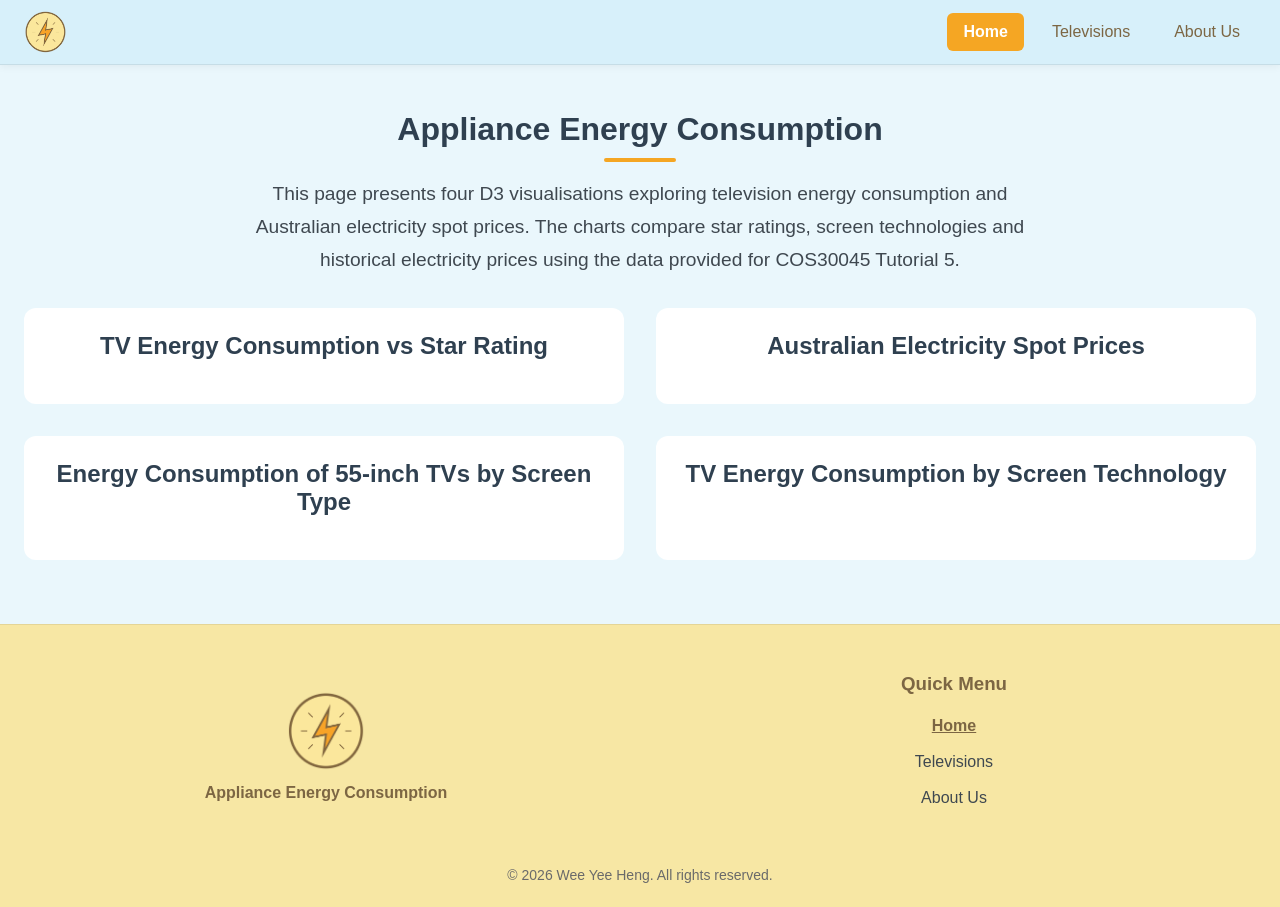
<file: index.html>
<!DOCTYPE html>
<html lang="en">
<head>
  <meta charset="utf-8">
  <meta name="viewport" content="width=device-width, initial-scale=1.0">
  <meta name="description" content="Appliance Energy Consumption Website for COS30045 Tutorial 5">
  <meta name="keywords" content="COS30045, Tutorial 5, Index, Appliance Energy Consumption Website">
  <meta name="author" content="Wee Yee Heng">
  <link rel="stylesheet" href="style.css">
  <link rel="icon" type="image/x-icon" href="images/favicon.ico">
  <script type="text/javascript" src="js/script.js"></script>
  <title>Appliance Energy Consumption</title>
</head>
<body>
  <!-- Header / Navbar -->
  <header class="navbar">
    <div class="navbar-inner">
      <nav class="navlogo">
        <a href="index.html" onclick="goToPage('index.html'); return false;">
          <img src="images/power_logo.png" alt="Appliance Energy Consumption Home">
        </a>
      </nav>
      <nav class="navpage">
        <a href="index.html" onclick="goToPage('index.html'); return false;">Home</a>
        <a href="televisions.html" onclick="goToPage('televisions.html'); return false;">Televisions</a>
        <a href="about.html" onclick="goToPage('about.html'); return false;">About Us</a>
      </nav>
    </div>
  </header>

  <main class="main">
    <h1>Appliance Energy Consumption</h1>

    <p class="intro">
      This page presents four D3 visualisations exploring television energy
      consumption and Australian electricity spot prices. The charts compare
      star ratings, screen technologies and historical electricity prices
      using the data provided for COS30045 Tutorial 5.
    </p>

    <section class="charts-grid">
      <article class="chart-card">
        <h2>TV Energy Consumption vs Star Rating</h2>
        <div id="scatter-chart" class="responsive-svg-container"></div>
      </article>
    
      <article class="chart-card">
        <h2>Australian Electricity Spot Prices</h2>
        <div id="line-chart" class="responsive-svg-container"></div>
      </article>
    
      <article class="chart-card">
        <h2>Energy Consumption of 55-inch TVs by Screen Type</h2>
        <div id="bar-chart" class="responsive-svg-container"></div>
      </article>
    
      <article class="chart-card">
        <h2>TV Energy Consumption by Screen Technology</h2>
        <div id="donut-chart" class="responsive-svg-container"></div>
      </article>
    </section>

    <!-- Utility buttons -->
    <a href="#" class="scroll-btn"><img src="images/scroll.png" alt="Scroll To The Top"></a>
  </main>

  <!-- Footer -->
  <footer class="footer">
    <div class="footer-wrap">
      <div class="footer-brand">
        <figure class="footer-logo">
          <a href="index.html" onclick="goToPage('index.html'); return false;">
            <img src="images/power_logo.png" alt="Appliance Energy Consumption Home">
          </a>
          <figcaption>Appliance Energy Consumption</figcaption>
        </figure>
      </div>

      <nav class="footer-menu">
        <h3>Quick Menu</h3>
        <ul>
          <li><a href="index.html" onclick="goToPage('index.html'); return false;">Home</a></li>
          <li><a href="televisions.html" onclick="goToPage('televisions.html'); return false;">Televisions</a></li>
          <li><a href="about.html" onclick="goToPage('about.html'); return false;">About Us</a></li>
        </ul>
      </nav>
    </div>
    <div class="legal">© 2026 Wee Yee Heng. All rights reserved.</div>
  </footer>

  <!-- D3 library -->
  <script src="https://d3js.org/d3.v7.min.js"></script>
  <script src="js/load-data.js"></script>
  <script src="js/scatter.js"></script>
  <script src="js/line.js"></script>
  <script src="js/bar.js"></script>
  <script src="js/donut.js"></script>
</body>
</html>
</file>
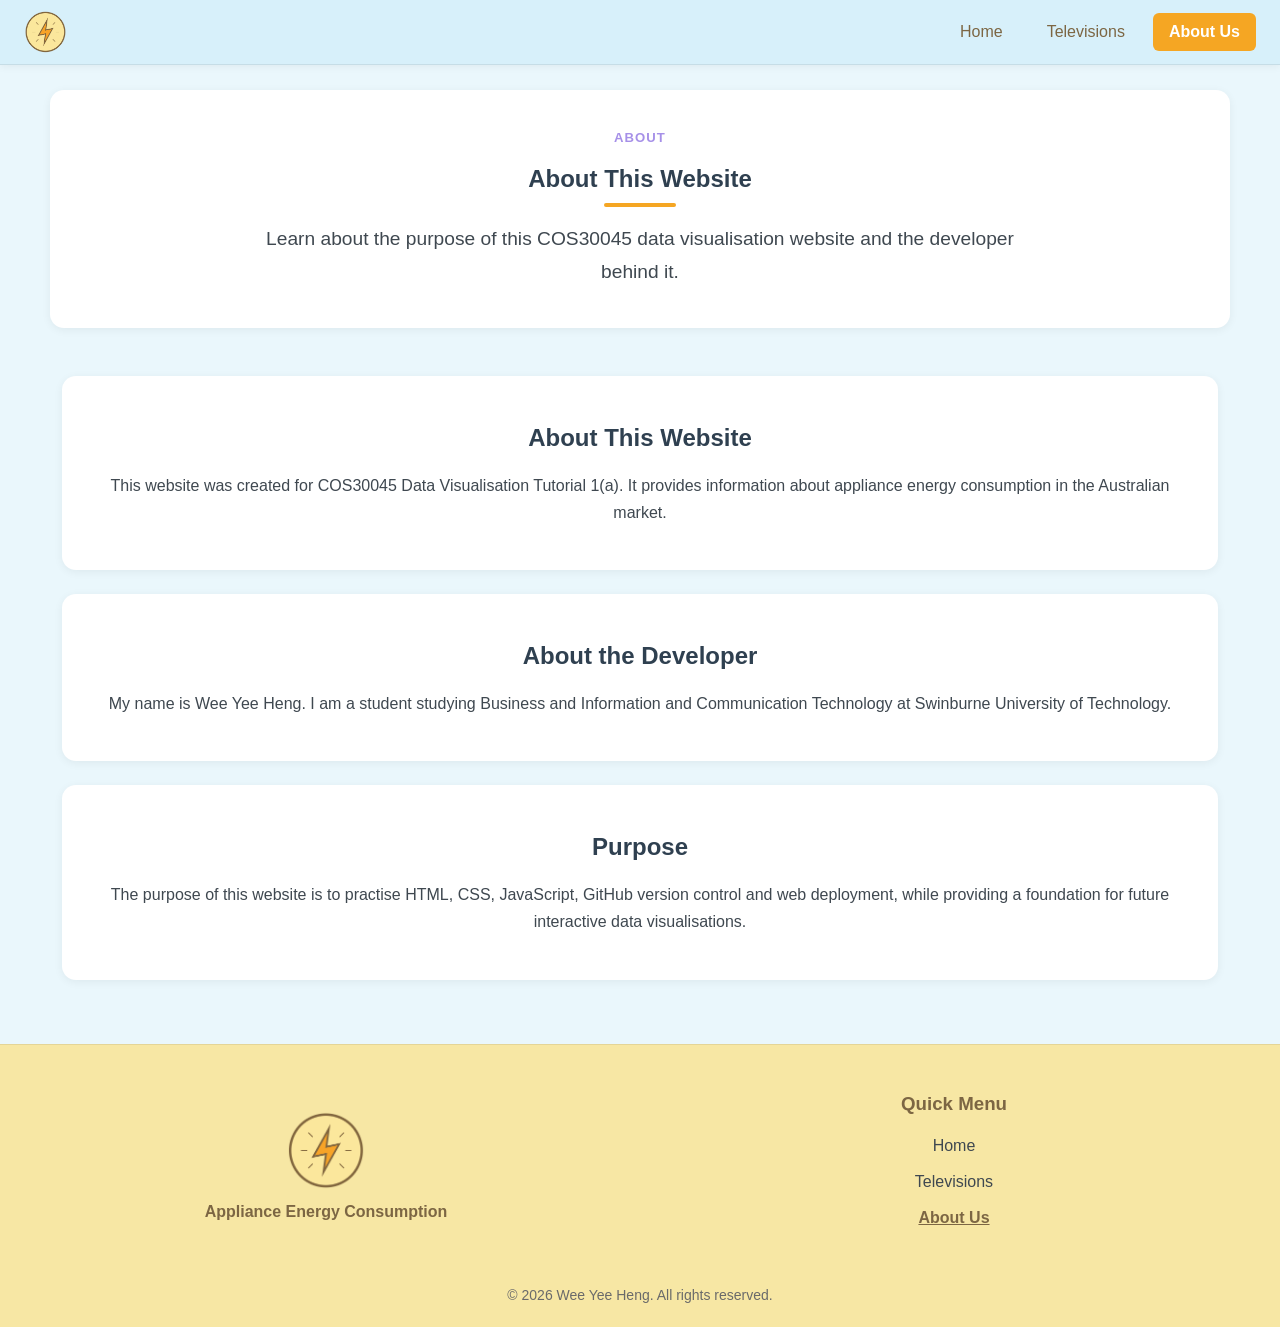
<file: about.html>
<!DOCTYPE html>
<html lang="en">
<head>
  <meta charset="utf-8">
  <meta name="viewport" content="width=device-width, initial-scale=1.0">
  <meta name="description" content="Appliance Energy Consumption Website for COS30045 Tutorial 5">
  <meta name="keywords" content="COS30045, Tutorial 5, About Us, Appliance Energy Consumption Website">
  <meta name="author" content="Wee Yee Heng">
  <link rel="stylesheet" href="style.css">
  <link rel="icon" type="image/x-icon" href="images/favicon.ico">
  <script type="text/javascript" src="js/script.js"></script>
  <title>Appliance Energy Consumption</title>
</head>
<body>
  <!-- Header / Navbar -->
  <header class="navbar">
    <div class="navbar-inner">
      <nav class="navlogo">
        <a href="index.html" onclick="goToPage('index.html'); return false;">
          <img src="images/power_logo.png" alt="Appliance Energy Consumption Home">
        </a>
      </nav>
      <nav class="navpage">
        <a href="index.html" onclick="goToPage('index.html'); return false;">Home</a>
        <a href="televisions.html" onclick="goToPage('televisions.html'); return false;">Televisions</a>
        <a href="about.html" onclick="goToPage('about.html'); return false;">About Us</a>
      </nav>
    </div>
  </header>

  <main class="main">
    <section class="page-hero">
      <p class="page-eyebrow page-eyebrow-about">About</p>
      <h1>About This Website</h1>
      <p class="intro">
        Learn about the purpose of this COS30045 data visualisation website
        and the developer behind it.
      </p>
    </section>

    <section class="about-section">
      <h2>About This Website</h2>
      <p>
        This website was created for COS30045 Data Visualisation
        Tutorial 1(a). It provides information about appliance energy
        consumption in the Australian market.
      </p>
    </section>

    <section class="about-section">
      <h2>About the Developer</h2>
      <p>
        My name is Wee Yee Heng. I am a student studying Business and
        Information and Communication Technology at Swinburne University
        of Technology.
      </p>
    </section>

    <section class="about-section">
      <h2>Purpose</h2>
      <p>
        The purpose of this website is to practise HTML, CSS, JavaScript,
        GitHub version control and web deployment, while providing a
        foundation for future interactive data visualisations.
      </p>
    </section>

    <!-- Utility buttons -->
    <a href="#" class="scroll-btn"><img src="images/scroll.png" alt="Scroll To The Top"></a>
  </main>

  <!-- Footer -->
  <footer class="footer">
    <div class="footer-wrap">
      <div class="footer-brand">
        <figure class="footer-logo">
          <a href="index.html" onclick="goToPage('index.html'); return false;">
            <img src="images/power_logo.png" alt="Appliance Energy Consumption Home">
          </a>
          <figcaption>Appliance Energy Consumption</figcaption>
        </figure>
      </div>

      <nav class="footer-menu">
        <h3>Quick Menu</h3>
        <ul>
          <li><a href="index.html" onclick="goToPage('index.html'); return false;">Home</a></li>
          <li><a href="televisions.html" onclick="goToPage('televisions.html'); return false;">Televisions</a></li>
          <li><a href="about.html" onclick="goToPage('about.html'); return false;">About Us</a></li>
        </ul>
      </nav>
    </div>
    <div class="legal">© 2026 Wee Yee Heng. All rights reserved.</div>
  </footer>
</body>
</html>
</file>
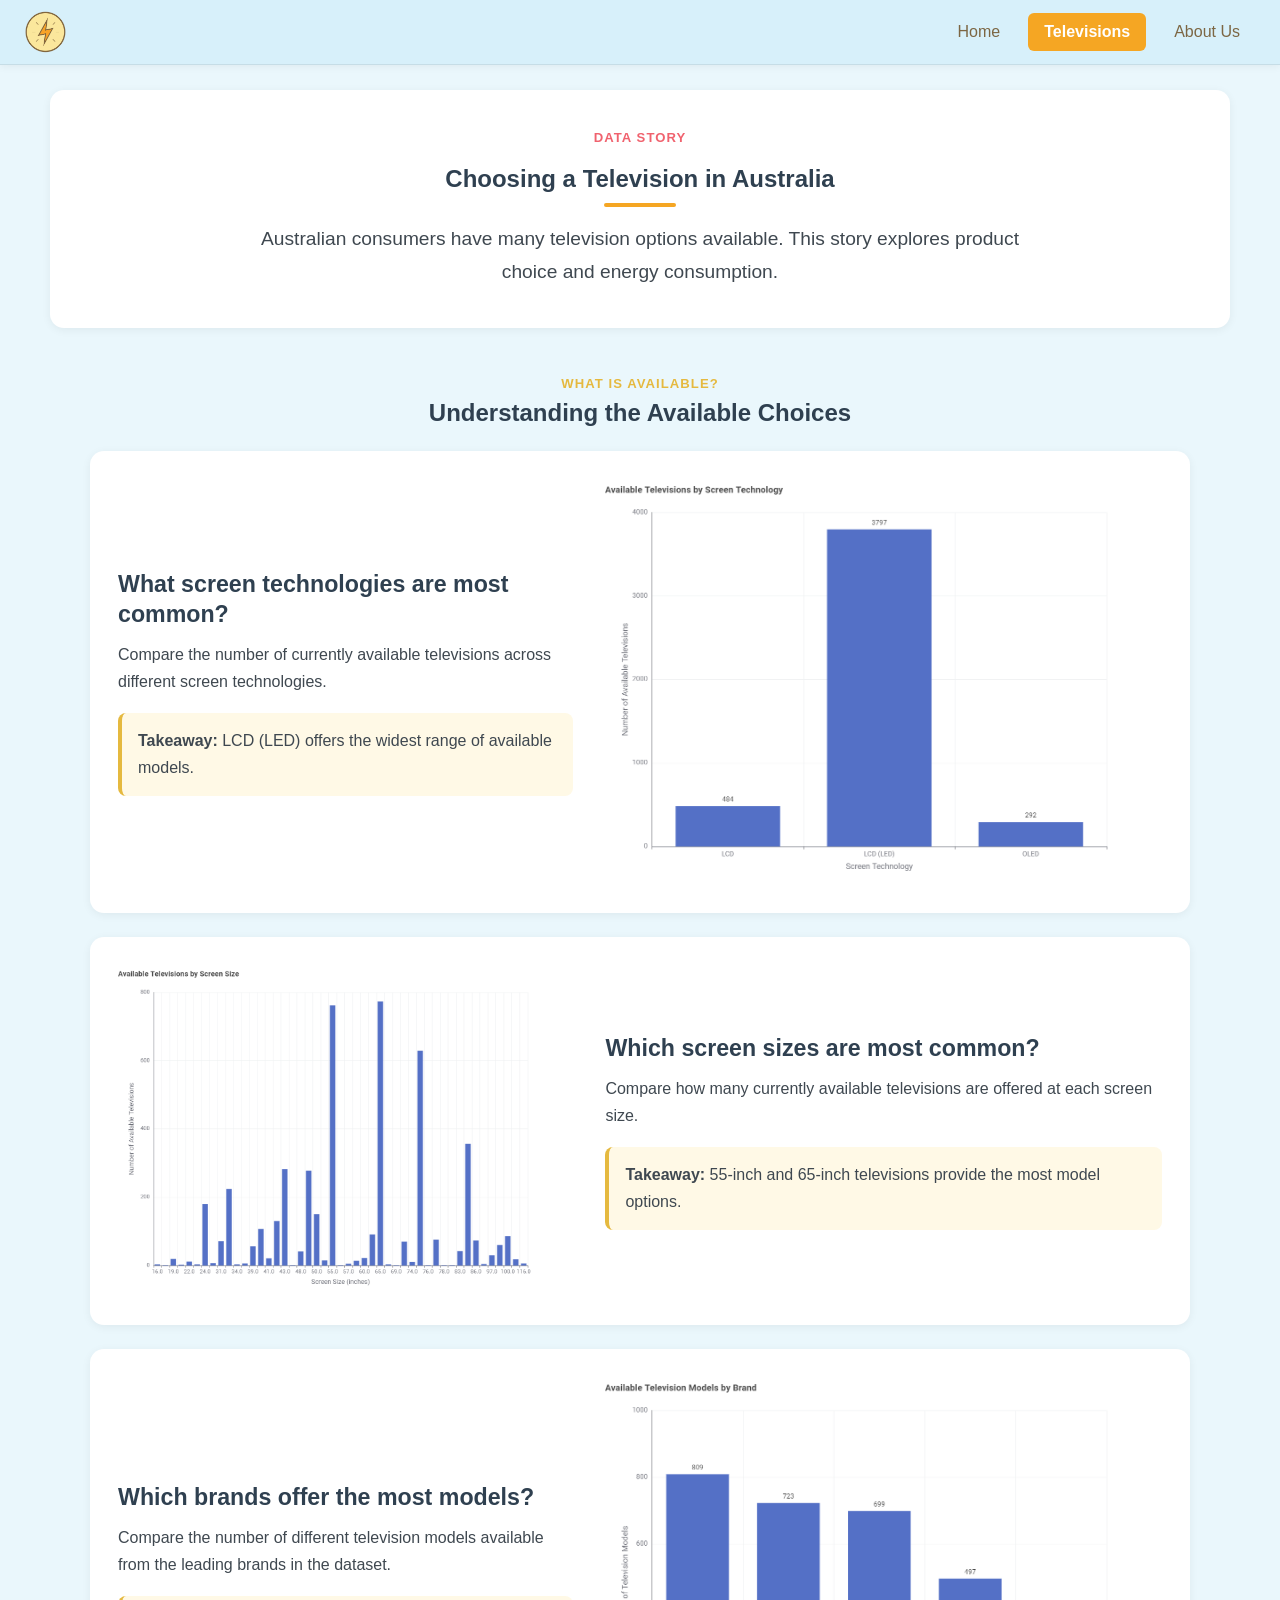
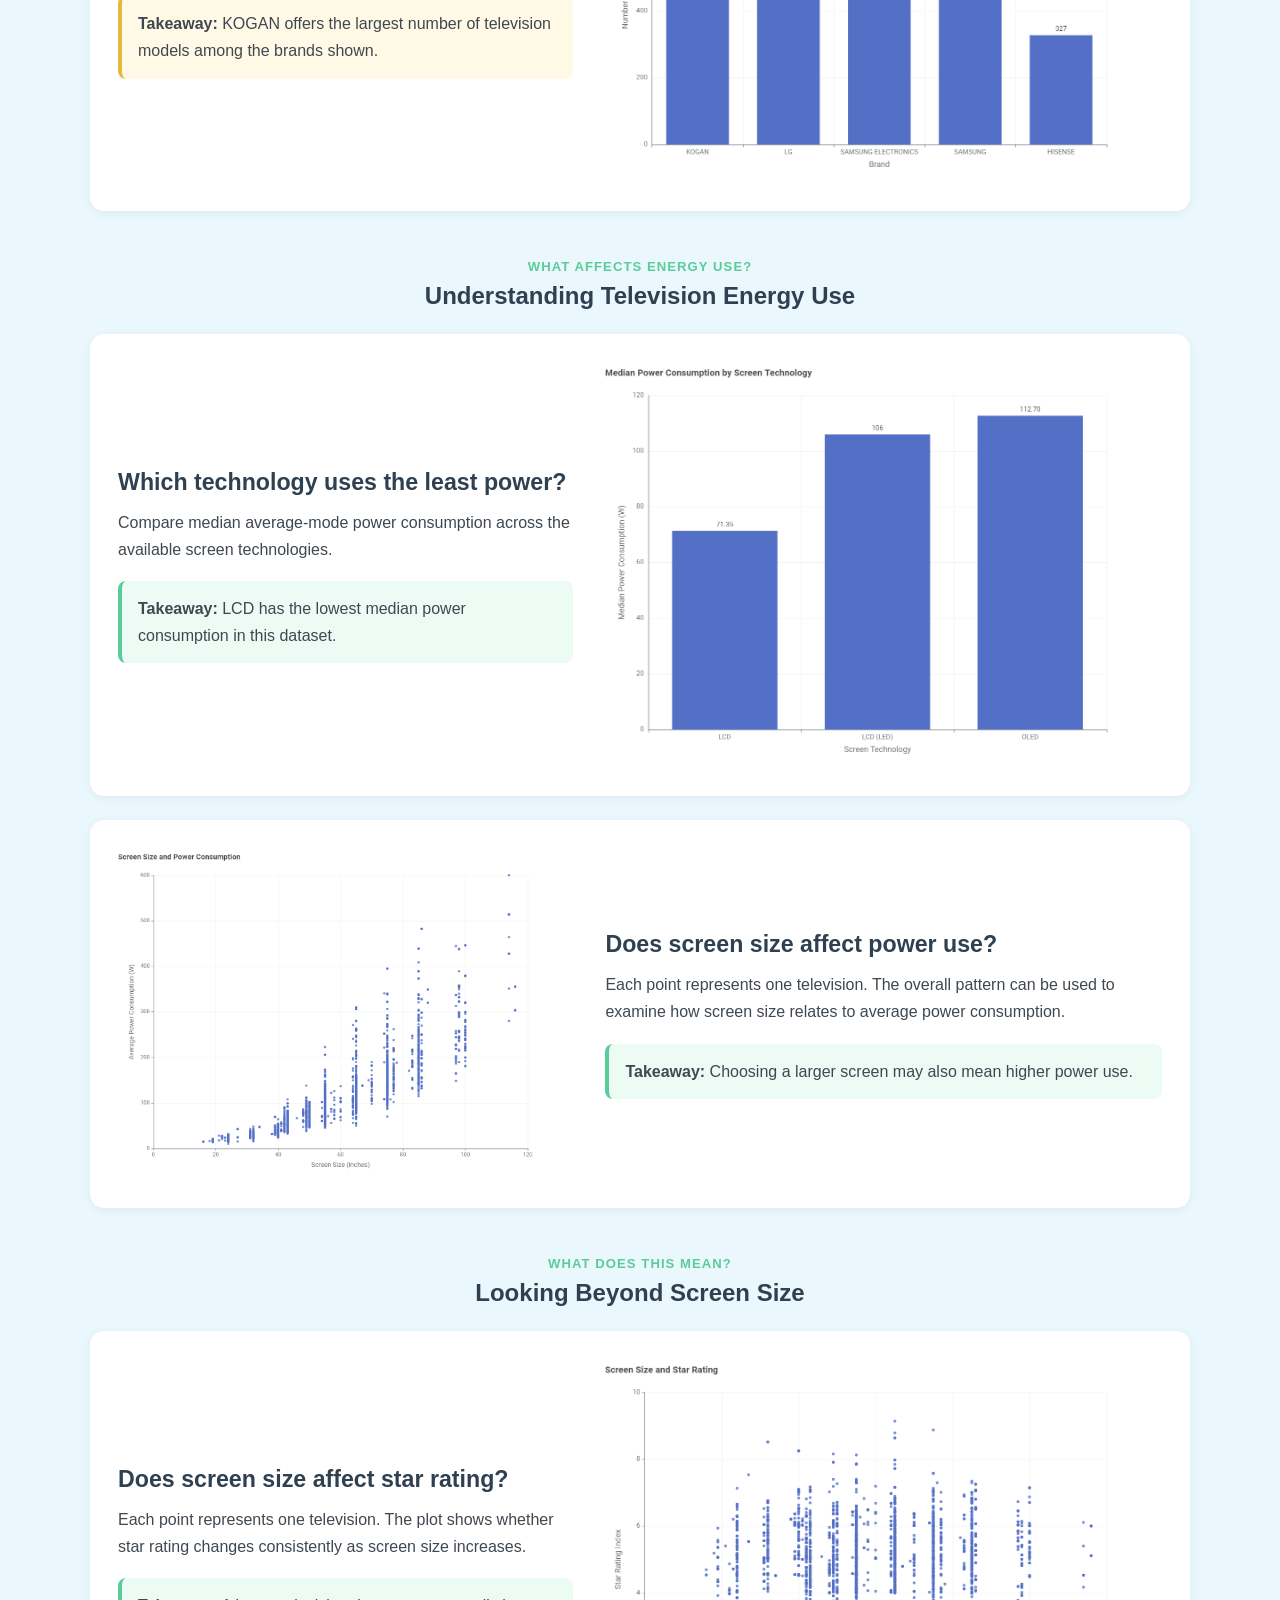
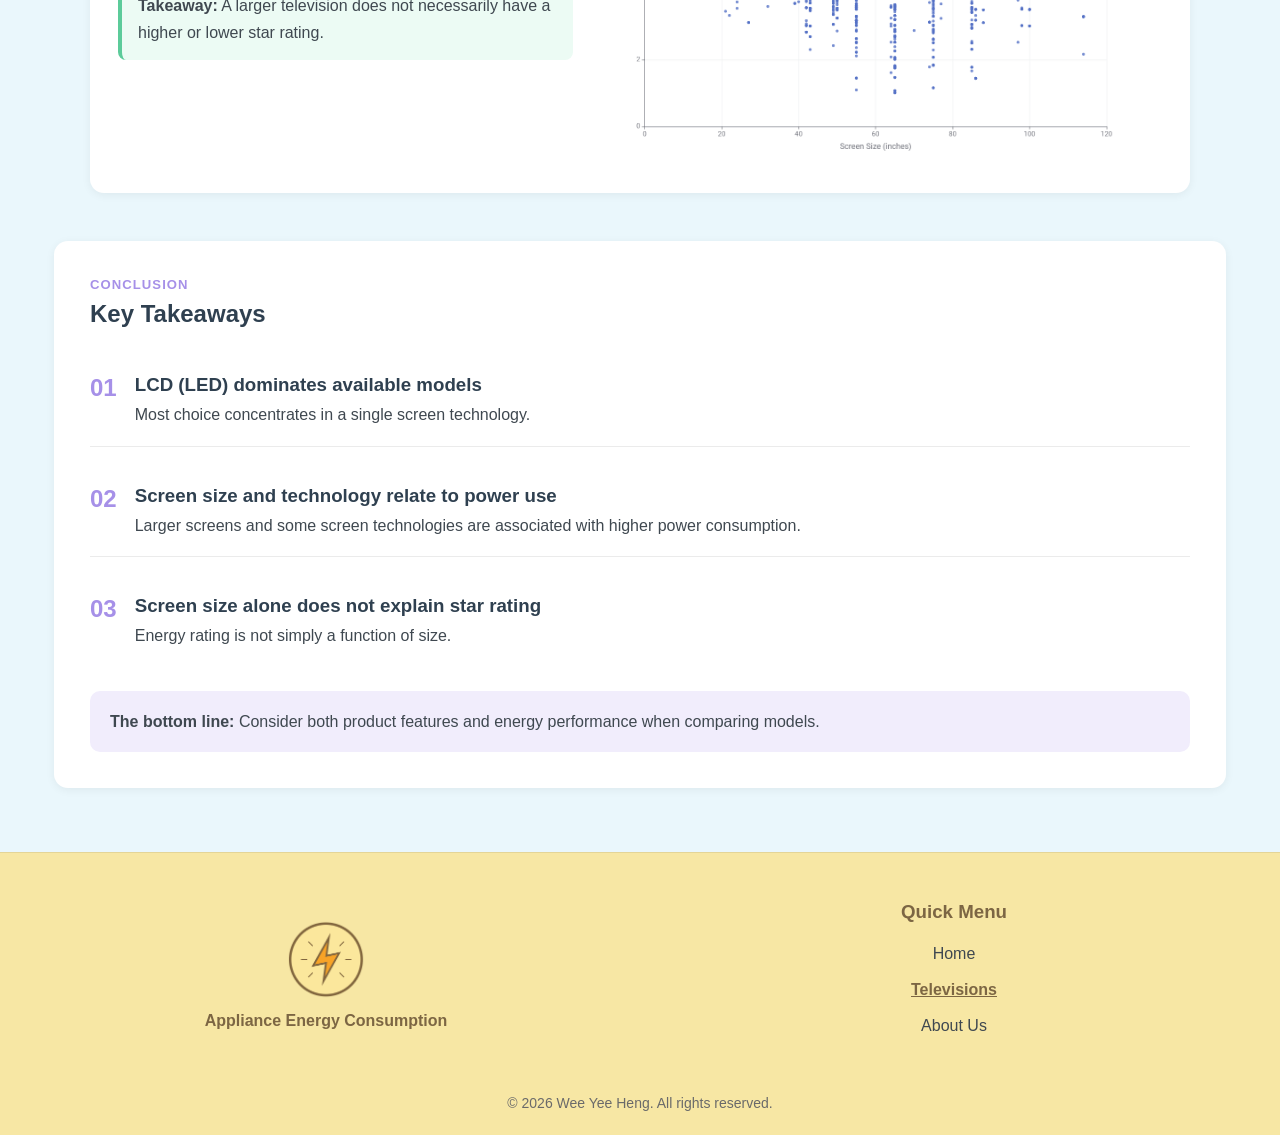
<file: televisions.html>
<!DOCTYPE html>
<html lang="en">
<head>
  <meta charset="utf-8">
  <meta name="viewport" content="width=device-width, initial-scale=1.0">
  <meta name="description" content="Appliance Energy Consumption Website for COS30045 Tutorial 5">
  <meta name="keywords" content="COS30045, Tutorial 5, Televisions, Appliance Energy Consumption Website">
  <meta name="author" content="Wee Yee Heng">
  <link rel="stylesheet" href="style.css">
  <link rel="icon" type="image/x-icon" href="images/favicon.ico">
  <script type="text/javascript" src="js/script.js"></script>
  <title>Television Energy Consumption</title>
</head>
<body>
  <!-- Header / Navbar -->
  <header class="navbar">
    <div class="navbar-inner">
      <nav class="navlogo">
        <a href="index.html" onclick="goToPage('index.html'); return false;">
          <img src="images/power_logo.png" alt="Appliance Energy Consumption Home">
        </a>
      </nav>
      <nav class="navpage">
        <a href="index.html" onclick="goToPage('index.html'); return false;">Home</a>
        <a href="televisions.html" onclick="goToPage('televisions.html'); return false;">Televisions</a>
        <a href="about.html" onclick="goToPage('about.html'); return false;">About Us</a>
      </nav>
    </div>
  </header>

  <main class="main television-story">
    <!-- Story introduction -->
    <section class="page-hero">
      <p class="page-eyebrow page-eyebrow-story">Data Story</p>
      <h1>Choosing a Television in Australia</h1>
      <p class="intro">
        Australian consumers have many television options available.
        This story explores product choice and energy consumption.
      </p>
    </section>

    <!-- What is available? -->
    <section class="story-group" aria-labelledby="available-heading">
      <div class="story-group-heading">
        <p class="story-eyebrow story-eyebrow-choice">What is available?</p>
        <h2 id="available-heading">Understanding the Available Choices</h2>
      </div>

      <article class="story-card">
        <div class="story-copy">
          <h3>What screen technologies are most common?</h3>
          <p class="story-description">
            Compare the number of currently available televisions across different screen technologies.
          </p>
          <p class="story-takeaway"><strong>Takeaway:</strong> LCD (LED) offers the widest range of available models.</p>
        </div>
        <figure class="story-visual">
          <img src="images/Chart/Q1.png" alt="Bar chart showing available televisions by screen technology">
        </figure>
      </article>

      <article class="story-card story-card-reverse">
        <div class="story-copy">
          <h3>Which screen sizes are most common?</h3>
          <p class="story-description">
            Compare how many currently available televisions are offered at each screen size.
          </p>
          <p class="story-takeaway"><strong>Takeaway:</strong> 55-inch and 65-inch televisions provide the most model options.</p>
        </div>
        <figure class="story-visual">
          <img src="images/Chart/Q2.png" alt="Bar chart showing available televisions by screen size">
        </figure>
      </article>

      <article class="story-card">
        <div class="story-copy">
          <h3>Which brands offer the most models?</h3>
          <p class="story-description">
            Compare the number of different television models available from the leading brands in the dataset.
          </p>
          <p class="story-takeaway"><strong>Takeaway:</strong> KOGAN offers the largest number of television models among the brands shown.</p>
        </div>
        <figure class="story-visual">
          <img src="images/Chart/Q3.png" alt="Bar chart showing the number of television models by brand">
        </figure>
      </article>
    </section>

    <!-- What affects energy use? -->
    <section class="story-group" aria-labelledby="energy-heading">
      <div class="story-group-heading">
        <p class="story-eyebrow story-eyebrow-energy">What affects energy use?</p>
        <h2 id="energy-heading">Understanding Television Energy Use</h2>
      </div>

      <article class="story-card">
        <div class="story-copy">
          <h3>Which technology uses the least power?</h3>
          <p class="story-description">
            Compare median average-mode power consumption across the available screen technologies.
          </p>
          <p class="story-takeaway"><strong>Takeaway:</strong> LCD has the lowest median power consumption in this dataset.</p>
        </div>
        <figure class="story-visual">
          <img src="images/Chart/Q4.png" alt="Bar chart showing median power consumption by screen technology">
        </figure>
      </article>

      <article class="story-card story-card-reverse">
        <div class="story-copy">
          <h3>Does screen size affect power use?</h3>
          <p class="story-description">
            Each point represents one television. The overall pattern can be used to examine how screen size relates to average power consumption.
          </p>
          <p class="story-takeaway"><strong>Takeaway:</strong> Choosing a larger screen may also mean higher power use.</p>
        </div>
        <figure class="story-visual">
          <img src="images/Chart/Q5.png" alt="Scatter plot showing the relationship between screen size and power consumption">
        </figure>
      </article>
    </section>

    <!-- What does this mean? -->
    <section class="story-group" aria-labelledby="meaning-heading">
      <div class="story-group-heading">
        <p class="story-eyebrow story-eyebrow-meaning">What does this mean?</p>
        <h2 id="meaning-heading">Looking Beyond Screen Size</h2>
      </div>

      <article class="story-card">
        <div class="story-copy">
          <h3>Does screen size affect star rating?</h3>
          <p class="story-description">
            Each point represents one television. The plot shows whether star rating changes consistently as screen size increases.
          </p>
          <p class="story-takeaway"><strong>Takeaway:</strong> A larger television does not necessarily have a higher or lower star rating.</p>
        </div>
        <figure class="story-visual">
          <img src="images/Chart/Q6.png" alt="Scatter plot showing the relationship between screen size and star rating">
        </figure>
      </article>
    </section>

    <!-- Conclusion -->
    <section class="story-summary" aria-labelledby="takeaways-heading">
      <p class="story-eyebrow story-eyebrow-summary">Conclusion</p>
      <h2 id="takeaways-heading">Key Takeaways</h2>

      <div class="takeaway-grid">
        <article class="takeaway-item">
          <span class="takeaway-number">01</span>
          <div>
            <h3>LCD (LED) dominates available models</h3>
            <p>Most choice concentrates in a single screen technology.</p>
          </div>
        </article>

        <article class="takeaway-item">
          <span class="takeaway-number">02</span>
          <div>
            <h3>Screen size and technology relate to power use</h3>
            <p>Larger screens and some screen technologies are associated with higher power consumption.</p>
          </div>
        </article>

        <article class="takeaway-item">
          <span class="takeaway-number">03</span>
          <div>
            <h3>Screen size alone does not explain star rating</h3>
            <p>Energy rating is not simply a function of size.</p>
          </div>
        </article>
      </div>

      <p class="bottom-line">
        <strong>The bottom line:</strong> Consider both product features and energy performance when comparing models.
      </p>
    </section>

    <a href="#" class="scroll-btn"><img src="images/scroll.png" alt="Scroll To The Top"></a>
  </main>

  <!-- Footer -->
  <footer class="footer">
    <div class="footer-wrap">
      <div class="footer-brand">
        <figure class="footer-logo">
          <a href="index.html" onclick="goToPage('index.html'); return false;">
            <img src="images/power_logo.png" alt="Appliance Energy Consumption Home">
          </a>
          <figcaption>Appliance Energy Consumption</figcaption>
        </figure>
      </div>

      <nav class="footer-menu">
        <h3>Quick Menu</h3>
        <ul>
          <li><a href="index.html" onclick="goToPage('index.html'); return false;">Home</a></li>
          <li><a href="televisions.html" onclick="goToPage('televisions.html'); return false;">Televisions</a></li>
          <li><a href="about.html" onclick="goToPage('about.html'); return false;">About Us</a></li>
        </ul>
      </nav>
    </div>
    <div class="legal">© 2026 Wee Yee Heng. All rights reserved.</div>
  </footer>
</body>
</html>
</file>
<file: style.css>
/* ========================
  Theme
======================== */
:root {
  --page-bg: #EAF7FC;
  --navbar-bg: #D7F0FA;
  --footer-bg: #F7E7A4;
  --surface: #FFFFFF;

  --text-color: #3F4850;
  --heading-color: #2F4050;

  --brand: #F5A623;
  --brand-hover: #E58C17;

  --accent-blue: #B4E4F9;
  --accent-yellow: #FDD226;
  --accent-brown: #7C6643;

  --story-context: #F0626E;
  --story-choice: #E5B93F;
  --story-energy: #5CCB9A;
  --story-meaning: #65CFA3;
  --story-summary: #A690E8;
}

/* ========================
   Global
======================== */
html {
  scroll-behavior: smooth;
}

body {
  margin: 0;
  background-color: var(--page-bg);
  color: var(--text-color);
  font-family: Arial, Helvetica, sans-serif;
}

/* ========================
   Navigation
======================== */
.navbar {
  position: fixed;
  top: 0;
  left: 0;
  right: 0;
  background-color: var(--navbar-bg);
  z-index: 1000;
  border-bottom: 1px solid rgba(0, 0, 0, 0.08);
  box-shadow: 0 2px 8px rgba(0, 0, 0, 0.05);
}

.navbar-inner {
  max-width: 1300px;
  margin: 0 auto;
  padding: 10px 24px;
  display: flex;
  align-items: center;
  justify-content: space-between;
}

.navlogo {
  display: flex;
  align-items: center;
}

.navlogo img {
  width: auto;
  height: 44px;
  display: block;
}

.navpage {
  display: flex;
  align-items: center;
  gap: 12px;
}

.navpage a {
  display: inline-flex;
  align-items: center;
  padding: 10px 16px;
  color: var(--accent-brown);
  text-decoration: none;
  border-radius: 6px;
  transition:
    background-color 0.2s ease,
    color 0.2s ease;
}

.navpage a:hover {
  background-color: var(--brand);
  color: var(--surface);
}

.navpage a.nav-active {
  background-color: var(--brand);
  color: var(--surface);
  font-weight: 700;
}

/* ========================
   Main Content
======================== */
.main {
  max-width: 1300px;
  margin: 0 auto;
  padding: 90px 24px 0;
  text-align: center;
}

.main h1 {
  color: var(--heading-color);
  margin-bottom: 16px;
}

.main h1::after {
  content: "";
  display: block;
  width: 72px;
  height: 4px;
  margin: 10px auto 0;
  background-color: var(--brand);
  border-radius: 2px;
}

.main h2 {
  color: var(--heading-color);
}

.intro {
  max-width: 800px;
  margin: 0 auto;
  font-size: 1.2rem;
  line-height: 1.7;
  color: var(--text-color);
}

.page-hero,
.content-section,
.about-section,
.story-group,
.story-summary {
  max-width: 1100px;
  margin-left: auto;
  margin-right: auto;
}

.page-hero {
  margin-bottom: 48px;
  padding: 40px;
  background-color: var(--surface);
  border-radius: 14px;
  box-shadow: 0 2px 10px rgba(0, 0, 0, 0.06);
  text-align: center;
}

.page-eyebrow,
.story-eyebrow {
  margin: 0 0 8px;
  font-size: 0.82rem;
  font-weight: 700;
  letter-spacing: 0.08em;
  text-transform: uppercase;
}

.page-eyebrow-home {
  color: var(--brand);
}

.page-eyebrow-story {
  color: var(--story-context);
}

.page-eyebrow-about {
  color: var(--story-summary);
}

.content-section,
.about-section {
  margin-top: 24px;
  margin-bottom: 24px;
  padding: 28px;
  background-color: var(--surface);
  border-radius: 14px;
  box-shadow: 0 2px 10px rgba(0, 0, 0, 0.06);
}

.content-section p,
.about-section p {
  line-height: 1.7;
}

/* ========================
   Television Data Story
======================== */
.television-story {
  text-align: left;
}

.television-story .page-hero {
  text-align: center;
}

.story-group,
.story-summary {
  margin-bottom: 48px;
}

.story-eyebrow-choice {
  color: var(--story-choice);
}

.story-eyebrow-energy,
.story-eyebrow-meaning {
  color: var(--story-energy);
}

.story-eyebrow-summary {
  color: var(--story-summary);
}

.story-group-heading {
  margin-bottom: 24px;
  text-align: center;
}

.story-group-heading h2,
.story-summary > h2 {
  margin: 0;
  color: var(--heading-color);
}

.story-card {
  display: grid;
  grid-template-columns: minmax(0, 0.9fr) minmax(0, 1.1fr);
  align-items: center;
  gap: 32px;
  margin: 24px 0;
  padding: 28px;
  background-color: var(--surface);
  border-radius: 14px;
  box-shadow: 0 2px 10px rgba(0, 0, 0, 0.06);
}

.story-card-reverse .story-copy {
  order: 2;
}

.story-card-reverse .story-visual {
  order: 1;
}

.story-copy h3 {
  margin: 0 0 12px;
  color: var(--heading-color);
  font-size: 1.45rem;
  line-height: 1.3;
}

.story-description,
.story-takeaway {
  margin: 0;
  line-height: 1.7;
}

.story-takeaway {
  margin-top: 18px;
  padding: 14px 16px;
  background-color: #FFF9E6;
  border-left: 4px solid var(--story-choice);
  border-radius: 8px;
}

.story-group:nth-of-type(3) .story-takeaway,
.story-group:nth-of-type(4) .story-takeaway {
  background-color: #ECFBF4;
  border-left-color: var(--story-energy);
}

.story-visual {
  margin: 0;
  padding: 0;
  min-width: 0;
}

.story-visual img {
  display: block;
  width: 100%;
  height: auto;
  border-radius: 10px;
}

.story-summary {
  padding: 36px;
  background-color: var(--surface);
  border-radius: 14px;
  box-shadow: 0 2px 10px rgba(0, 0, 0, 0.06);
}

.takeaway-grid {
  display: grid;
  gap: 20px;
  margin-top: 28px;
}

.takeaway-item {
  display: grid;
  grid-template-columns: auto 1fr;
  gap: 18px;
  align-items: start;
  padding: 18px 0;
  border-bottom: 1px solid rgba(0, 0, 0, 0.08);
}

.takeaway-item:last-child {
  border-bottom: 0;
}

.takeaway-number {
  color: var(--story-summary);
  font-size: 1.5rem;
  font-weight: 700;
}

.takeaway-item h3 {
  margin: 0 0 6px;
  color: var(--heading-color);
}

.takeaway-item p {
  margin: 0;
  line-height: 1.6;
}

.bottom-line {
  margin: 24px 0 0;
  padding: 18px 20px;
  background-color: #F1EDFC;
  border-radius: 10px;
  line-height: 1.6;
}

/* ========================
   Scroll To Top Button
======================== */
.scroll-btn {
  position: fixed;
  right: 20px;
  bottom: 20px;
  width: 52px;
  height: 52px;
  background-color: var(--brand);
  border-radius: 50%;
  display: flex;
  align-items: center;
  justify-content: center;
  opacity: 0;
  visibility: hidden;
  pointer-events: none;
  z-index: 999;
  transition:
    opacity 0.3s ease,
    background-color 0.2s ease;
}

.scroll-btn.visible {
  opacity: 1;
  visibility: visible;
  pointer-events: auto;
}

.scroll-btn:hover {
  background-color: var(--brand-hover);
}

.scroll-btn img {
  width: 26px;
  height: 26px;
}

/* ========================
   Footer
======================== */
.footer {
  margin-top: 64px;
  background-color: var(--footer-bg);
  border-top: 1px solid rgba(0, 0, 0, 0.08);
  color: var(--text-color);
}

.footer-wrap {
  max-width: 1300px;
  margin: 0 auto;
  padding: 32px 24px;
  display: grid;
  grid-template-columns: 1fr 1fr;
  gap: 24px;
}

.footer-brand,
.footer-menu {
  display: flex;
  flex-direction: column;
  align-items: center;
  justify-content: center;
  padding: 16px;
}

.footer-logo {
  margin: 0;
  text-align: center;
}

.footer-logo img {
  width: 80px;
  height: auto;
  margin-bottom: 8px;
}

.footer-logo figcaption {
  color: var(--accent-brown);
  font-weight: 700;
}

.footer-menu h3 {
  margin: 0 0 10px;
  color: var(--accent-brown);
}

.footer-menu ul {
  margin: 0;
  padding: 0;
  list-style: none;
  text-align: center;
}

.footer-menu li {
  margin: 6px 0;
}

.footer-menu a {
  display: inline-block;
  padding: 6px 12px;
  color: var(--text-color);
  text-decoration: none;
  border-radius: 4px;
  transition: color 0.2s ease;
}

.footer-menu a:hover {
  color: var(--brand-hover);
}

.footer-menu a.nav-active {
  color: var(--accent-brown);
  font-weight: 700;
  text-decoration: underline;
}

.legal {
  max-width: 1300px;
  margin: 0 auto;
  padding: 0 24px 24px;
  text-align: center;
  font-size: 14px;
  color: #6A6A6A;
}

.legal p {
  margin: 4px 0;
}

/* ========================
   SVG Container
======================== */
.responsive-svg-container {
margin: 0 auto; /* center */
width: 100%; /* fill parent width */
max-width: 1200px; /* cap max width */
}

/* ========================
   Charts Grid
======================== */
.charts-grid {
  display: grid;
  grid-template-columns: repeat(2, minmax(0, 1fr));
  gap: 2rem;
  margin-top: 2rem;
}

.chart-card {
  background: var(--surface);
  padding: 1.5rem;
  border-radius: 12px;
}

.chart-card h2 {
  margin-top: 0;
}

.responsive-svg-container svg {
  display: block;
  width: 100%;
  height: auto;
}

/* ========================
   Responsive
======================== */
@media (max-width: 900px) {
  .story-card,
  .story-card-reverse {
    grid-template-columns: 1fr;
  }

  .story-card-reverse .story-copy,
  .story-card-reverse .story-visual {
    order: initial;
  }

  .charts-grid {
    grid-template-columns: 1fr;
  }
}

@media (max-width: 700px) {
  .navbar-inner {
    flex-direction: column;
    gap: 8px;
  }

  .main {
    padding-top: 130px;
  }

  .navpage {
    gap: 4px;
  }

  .navpage a {
    padding: 8px 10px;
  }

  .page-hero,
  .content-section,
  .about-section,
  .story-card,
  .story-summary {
    padding: 20px;
  }

  .footer-wrap {
    grid-template-columns: 1fr;
  }
}
</file>
